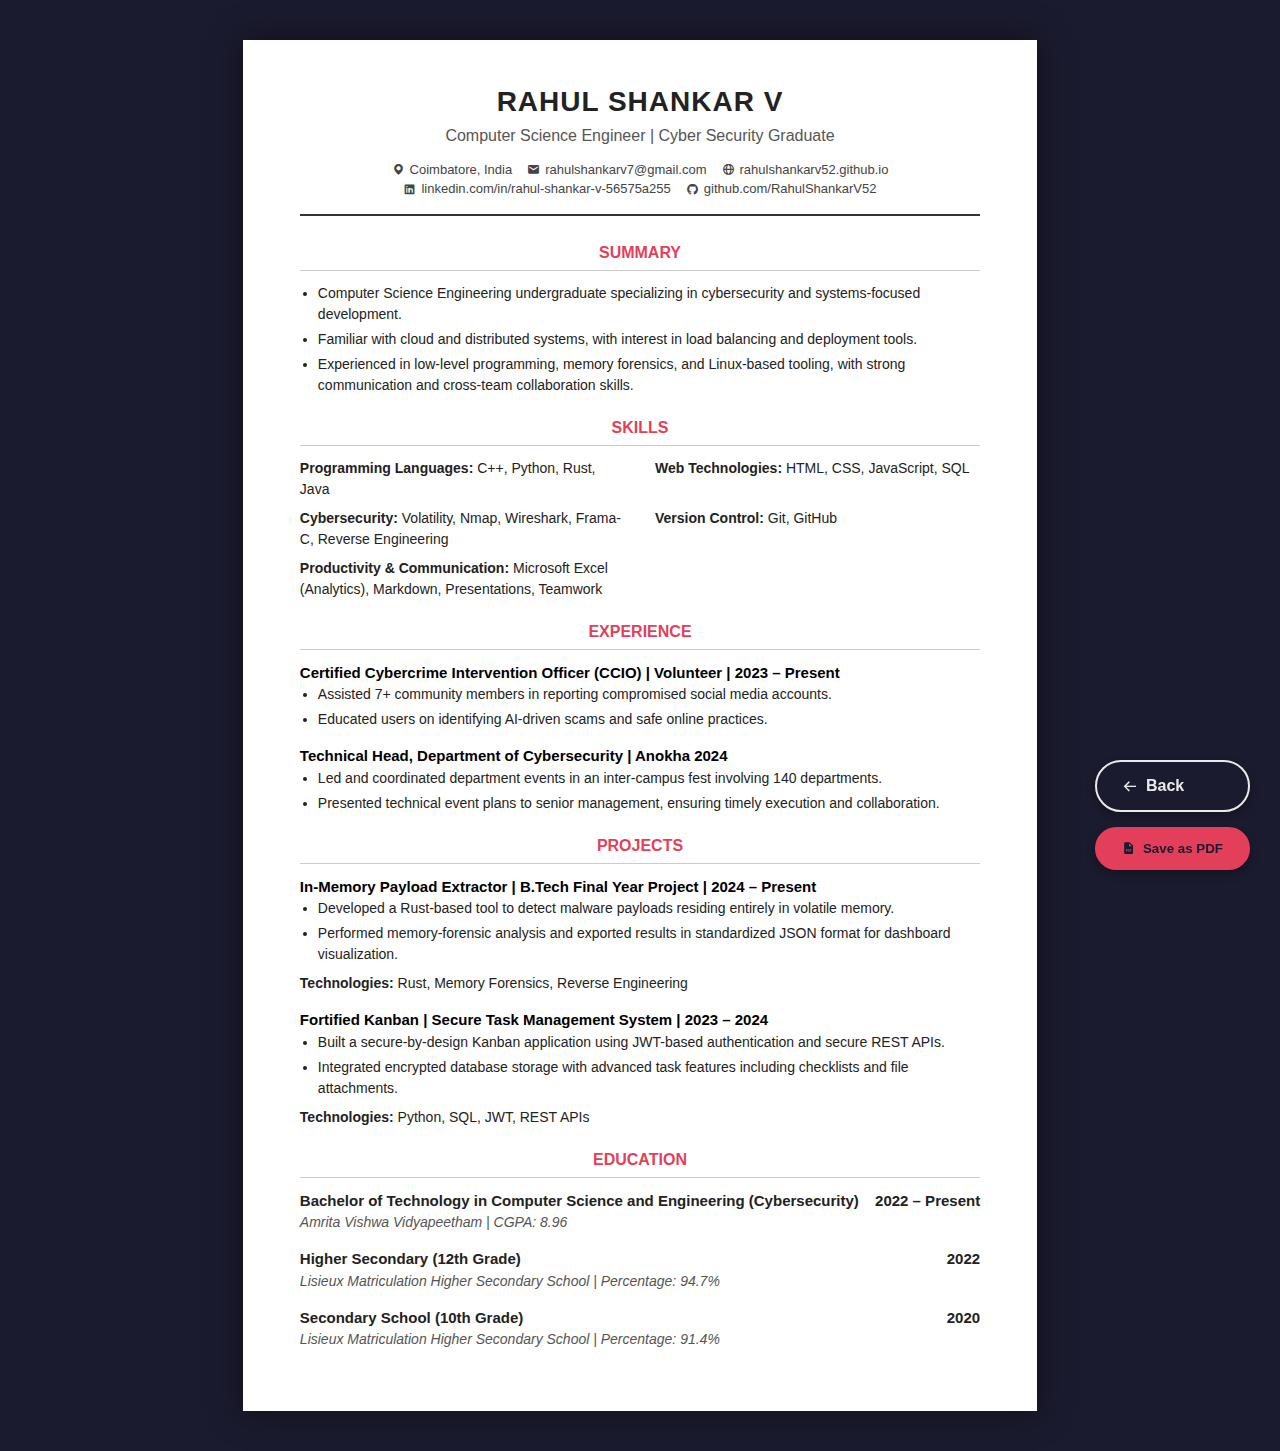
<file: Pages/Resume.html>
<!DOCTYPE html>
<html lang="en">
<head>
    <meta charset="UTF-8">
    <meta name="viewport" content="width=device-width, initial-scale=1.0">
    <title>Resume | Rahul Shankar V</title>

    <!-- Icons -->
    <link href="https://unpkg.com/boxicons@2.1.4/css/boxicons.min.css" rel="stylesheet">

    <!-- Resume CSS -->
    <link rel="stylesheet" href="../StyleSheets/Others/Resume.css">
</head>

<body>

<main class="resume-page">

    <!-- ===== HEADER ===== -->
    <header class="header-container">
        <h1>Rahul Shankar V</h1>
        <p class="subtitle">Computer Science Engineer | Cyber Security Graduate</p>

        <div class="contact-bar">
            <span><i class='bx bxs-map'></i> Coimbatore, India</span>
            <a href="mailto:rahulshankarv7@gmail.com">
                <i class='bx bxs-envelope'></i> rahulshankarv7@gmail.com
            </a>
            <a href="https://rahulshankarv52.github.io/" target="_blank">
                <i class='bx bx-globe'></i> rahulshankarv52.github.io
            </a>
        </div>

        <div class="contact-bar">
            <a href="https://linkedin.com/in/rahul-shankar-v-56575a255/" target="_blank">
                <i class='bx bxl-linkedin-square'></i> linkedin.com/in/rahul-shankar-v-56575a255
            </a>
            <a href="https://github.com/RahulShankarV52" target="_blank">
                <i class='bx bxl-github'></i> github.com/RahulShankarV52
            </a>
        </div>
    </header>

    <!-- ===== SUMMARY ===== -->
    <section>
        <div class="section-title">Summary</div>
        <ul>
            <li>Computer Science Engineering undergraduate specializing in cybersecurity and systems-focused development.</li>
            <li>Familiar with cloud and distributed systems, with interest in load balancing and deployment tools.</li>
            <li>Experienced in low-level programming, memory forensics, and Linux-based tooling, with strong communication and cross-team collaboration skills.</li>
        </ul>
    </section>

    <!-- ===== SKILLS ===== -->
    <section>
        <div class="section-title">Skills</div>
        <div class="skills-grid">
            <div class="skill-category">
                <strong>Programming Languages:</strong> C++, Python, Rust, Java
            </div>
            <div class="skill-category">
                <strong>Web Technologies:</strong> HTML, CSS, JavaScript, SQL
            </div>
            <div class="skill-category">
                <strong>Cybersecurity:</strong> Volatility, Nmap, Wireshark, Frama-C, Reverse Engineering
            </div>
            <div class="skill-category">
                <strong>Version Control:</strong> Git, GitHub
            </div>
            <div class="skill-category">
                <strong>Productivity & Communication:</strong> Microsoft Excel (Analytics), Markdown, Presentations, Teamwork
            </div>
        </div>
    </section>

    <!-- ===== EXPERIENCE ===== -->
    <section>
        <div class="section-title">Experience</div>

        <div class="project-item">
            <div class="project-title">
                Certified Cybercrime Intervention Officer (CCIO) | Volunteer | 2023 – Present
            </div>
            <ul>
                <li>Assisted 7+ community members in reporting compromised social media accounts.</li>
                <li>Educated users on identifying AI-driven scams and safe online practices.</li>
            </ul>
        </div>

        <div class="project-item">
            <div class="project-title">
                Technical Head, Department of Cybersecurity | Anokha 2024
            </div>
            <ul>
                <li>Led and coordinated department events in an inter-campus fest involving 140 departments.</li>
                <li>Presented technical event plans to senior management, ensuring timely execution and collaboration.</li>
            </ul>
        </div>
    </section>

    <!-- ===== PROJECTS ===== -->
    <section>
        <div class="section-title">Projects</div>

        <div class="project-item">
            <div class="project-title">
                In-Memory Payload Extractor | B.Tech Final Year Project | 2024 – Present
            </div>
            <ul>
                <li>Developed a Rust-based tool to detect malware payloads residing entirely in volatile memory.</li>
                <li>Performed memory-forensic analysis and exported results in standardized JSON format for dashboard visualization.</li>
            </ul>
            <p><strong>Technologies:</strong> Rust, Memory Forensics, Reverse Engineering</p>
        </div>

        <div class="project-item">
            <div class="project-title">
                Fortified Kanban | Secure Task Management System | 2023 – 2024
            </div>
            <ul>
                <li>Built a secure-by-design Kanban application using JWT-based authentication and secure REST APIs.</li>
                <li>Integrated encrypted database storage with advanced task features including checklists and file attachments.</li>
            </ul>
            <p><strong>Technologies:</strong> Python, SQL, JWT, REST APIs</p>
        </div>
    </section>

    <!-- ===== EDUCATION ===== -->
    <section>
        <div class="section-title">Education</div>

        <div class="edu-item">
            <div class="edu-head">
                <span>Bachelor of Technology in Computer Science and Engineering (Cybersecurity)</span>
                <span>2022 – Present</span>
            </div>
            <div class="edu-sub">Amrita Vishwa Vidyapeetham | CGPA: 8.96</div>
        </div>

        <div class="edu-item">
            <div class="edu-head">
                <span>Higher Secondary (12th Grade)</span>
                <span>2022</span>
            </div>
            <div class="edu-sub">Lisieux Matriculation Higher Secondary School | Percentage: 94.7%</div>
        </div>

        <div class="edu-item">
            <div class="edu-head">
                <span>Secondary School (10th Grade)</span>
                <span>2020</span>
            </div>
            <div class="edu-sub">Lisieux Matriculation Higher Secondary School | Percentage: 91.4%</div>
        </div>
    </section>

</main>

<!-- ===== FLOATING ACTION BUTTONS ===== -->
<div class="fab-container">
    <a href="../index.html" class="btn-action btn-back">
        <i class='bx bx-arrow-back'></i> Back
    </a>
    <button class="btn-action" onclick="window.print()">
        <i class='bx bxs-file-pdf'></i> Save as PDF
    </button>
</div>

</body>
</html>
</file>
<file: StyleSheets/Others/Resume.css>
/* --- 0. IMPORT MAIN THEME VARIABLES --- */
:root {
    --bg-color: #1b1b2f;    /* Deep mountain shadow */
    --text-color: #eaeaea;  /* Soft white */
    --main-color: #e43f5a;  /* Reddish-pink sunset */
}

/* --- 1. GLOBAL RESET & FONTS --- */
* {
    box-sizing: border-box;
    margin: 0;
    padding: 0;
}

body {
    background-color: var(--bg-color); 
    font-family: 'Segoe UI', Tahoma, Geneva, Verdana, sans-serif;
    color: #222;
    line-height: 1.5; 
    display: flex;
    justify-content: center; /* Centers the page horizontally */
    min-height: 100vh;       /* Ensures full height for centering */
    padding: 40px 0;
}

/* Custom Scrollbar */
::-webkit-scrollbar { width: 8px; }
::-webkit-scrollbar-track { background: var(--bg-color); }
::-webkit-scrollbar-thumb {
    background-color: var(--main-color);
    border-radius: 20px;
    border: 3px solid var(--bg-color);
}

/* --- 2. THE A4 CONTAINER --- */
.resume-page {
    background: white;
    width: 100%;
    max-width: 210mm;
    min-height: 297mm;
    padding: 12mm 15mm; 
    box-shadow: 0 0 30px rgba(0,0,0,0.5);
    position: relative;
    /* FIX: Changed to margin auto to ensure robust centering */
    margin: 0 auto; 
}

/* --- 3. HEADER STYLES --- */
.header-container {
    text-align: center;
    margin-bottom: 25px;
    border-bottom: 2px solid #333;
    padding-bottom: 15px;
}

h1 {
    font-size: 28px;
    text-transform: uppercase;
    font-weight: 800;
    margin-bottom: 5px;
    letter-spacing: 1px;
    line-height: 1.2;
}

.subtitle {
    font-size: 16px;
    color: #555;
    margin-bottom: 12px;
    font-weight: 500;
    text-align: center;
}

.contact-bar {
    display: flex;
    justify-content: center;
    flex-wrap: wrap;
    gap: 15px;
    font-size: 13px;
    color: #444;
    
}

.contact-bar span, .contact-bar a {
    display: flex;
    align-items: center;
    gap: 5px;
    text-decoration: none;
    color: #444;
    white-space: nowrap; 
}

.contact-bar a:hover {
    color: var(--main-color);
    text-decoration: underline;
}

/* --- 4. SECTIONS (CENTERED TITLES) --- */
.section-title {
    font-size: 16px;
    text-transform: uppercase;
    font-weight: 700;
    color: var(--main-color); 
    border-bottom: 1px solid #ccc;
    padding-bottom: 5px;
    margin-top: 20px;
    margin-bottom: 12px;
    page-break-after: avoid; 
    
    /* FIX: Centered the text */
    text-align: center;
}

p {
    font-size: 14px;
    margin-bottom: 6px;
    text-align: justify;
}

/* --- 5. SKILLS GRID --- */
.skills-grid {
    display: grid;
    grid-template-columns: 1fr 1fr; 
    gap: 8px 30px;
    margin-bottom: 15px;
}

.skill-category { font-size: 14px; }

/* --- 6. LISTS & ITEMS --- */
ul {
    padding-left: 18px;
    font-size: 14px;
    margin-bottom: 8px;
}

li { margin-bottom: 4px; }

/* --- 7. PROJECT & EDUCATION ITEMS --- */
.project-item, .edu-item {
    margin-bottom: 15px;
    page-break-inside: avoid; 
}

.project-title {
    font-weight: 700;
    font-size: 15px;
    color: #000;
}

.edu-head {
    display: flex;
    justify-content: space-between;
    font-weight: 700;
    font-size: 15px;
}

.edu-sub {
    font-style: italic;
    color: #555;
    font-size: 14px;
}

/* --- 8. FLOATING BUTTONS --- */
.fab-container {
    position: fixed;
    bottom: 30px;
    right: 30px;
    display: flex;
    flex-direction: column;
    gap: 15px;
    z-index: 1000;
}

.btn-action {
    background: var(--main-color); 
    color: var(--bg-color);
    border: 2px solid var(--main-color);
    padding: 12px 25px;
    border-radius: 40px;
    font-weight: 600;
    cursor: pointer;
    box-shadow: 0 4px 10px rgba(0,0,0,0.3);
    text-decoration: none;
    display: flex;
    align-items: center;
    gap: 8px;
    transition: 0.3s;
    font-family: 'Poppins', sans-serif;
}

.btn-action:hover {
    transform: translateY(-2px);
    background: transparent;
    color: var(--main-color);
    box-shadow: 0 0 15px var(--main-color);
}

.btn-back {
    background: transparent;
    color: var(--text-color);
    border-color: var(--text-color);
}

.btn-back:hover {
    background: var(--text-color);
    color: var(--bg-color);
    box-shadow: 0 0 15px var(--text-color);
}

/* --- 9. MOBILE OPTIMIZATION --- */
@media screen and (max-width: 768px) {
    body {
        padding: 0;
        background-color: white; 
    }

    .resume-page {
        width: 100%;
        max-width: 100%;
        margin: 0;
        box-shadow: none;
        min-height: 100vh;
        padding: 20px 20px 100px 20px; 
    }

    .skills-grid {
        grid-template-columns: 1fr;
        gap: 15px;
    }

    h1 { font-size: 24px; }
    
    .contact-bar {
        flex-direction: column; 
        gap: 8px;
    }

    .edu-head { flex-direction: column; }

    .fab-container {
        flex-direction: row;
        bottom: 20px;
        right: 20px;
        left: 20px;
        justify-content: center;
        background: rgba(255, 255, 255, 0.9);
        padding: 10px;
        border-radius: 50px;
        box-shadow: 0 -5px 20px rgba(0,0,0,0.1);
    }
    
    .btn-action {
        flex: 1; 
        justify-content: center;
        font-size: 14px;
        padding: 10px 15px;
    }

    .btn-back {
        color: #333 !important;       
        border-color: #333 !important; 
    }
}

/* --- 10. PRINT SETTINGS --- */
@media print {
    body {
        background: white;
        padding: 0;
        display: block;
    }
    .resume-page {
        box-shadow: none;
        width: 100%;
        max-width: 100%;
        margin: 0;
        padding: 0;
        border: none;
    }
    .fab-container { display: none !important; }
    a {
        text-decoration: none;
        color: #000;
    }
    a[href^="http"]::after {
        content: " (" attr(href) ")";
        font-size: 0.8em;
        color: #555;
    }
    a[href^="mailto"]::after { content: ""; }
    @page {
        margin: 10mm 15mm;
        size: auto; 
    }
    
    /* Ensure Centered Titles in Print */
    .section-title {
        text-align: center;
    }
}
</file>
